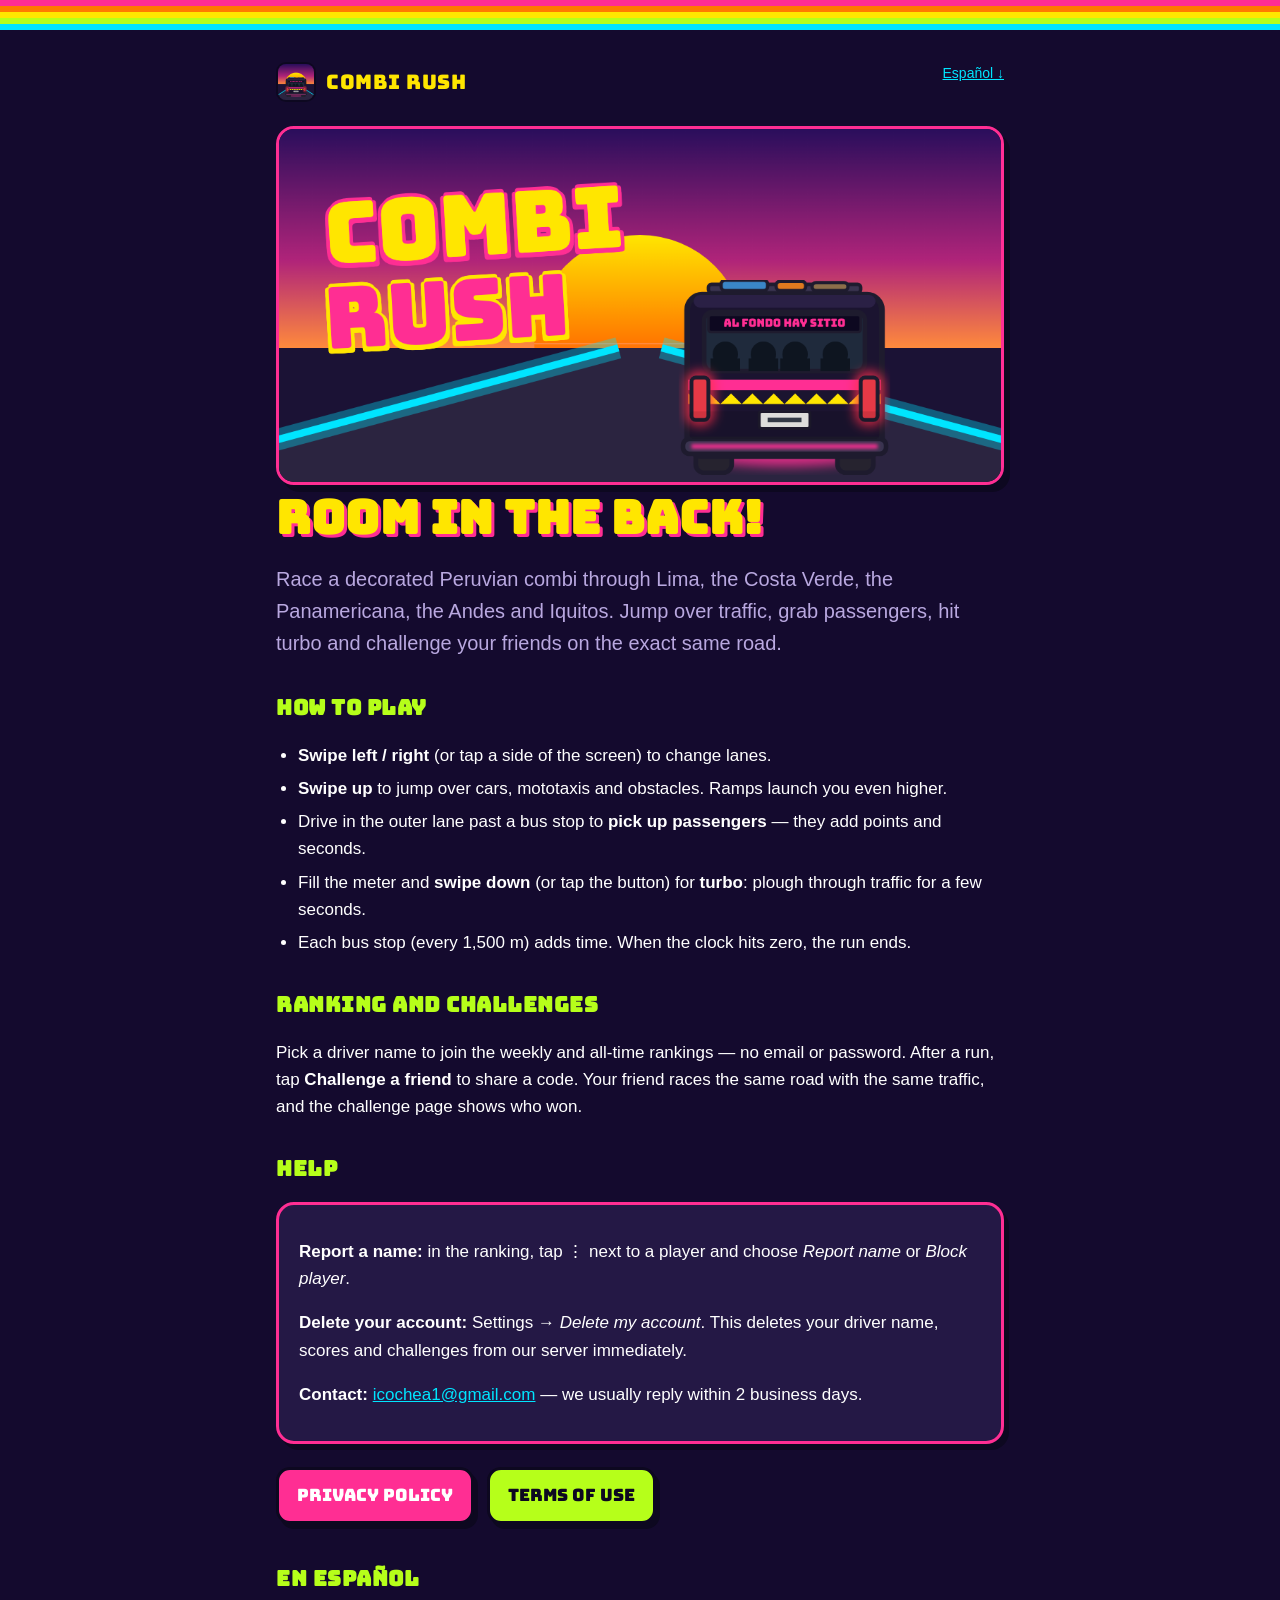
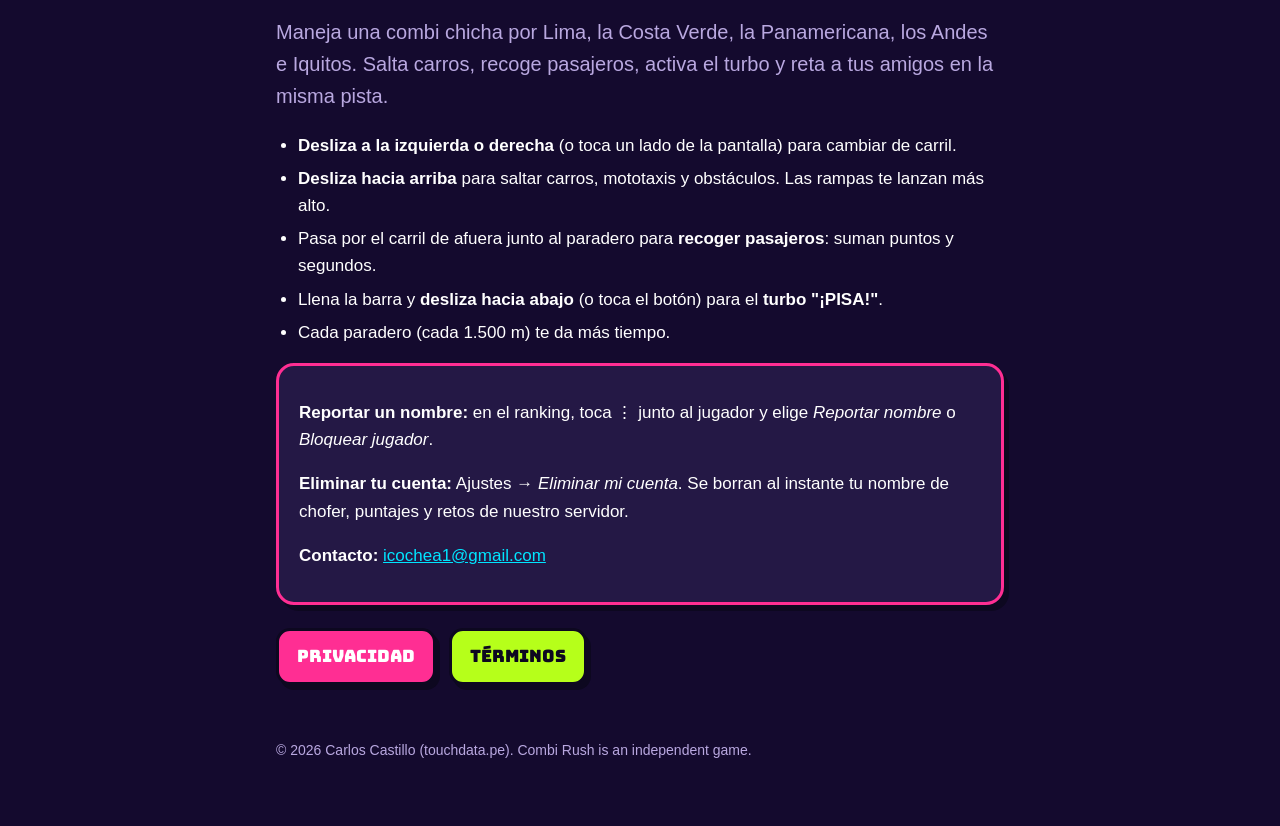
<file: index.html>
<!doctype html>
<html lang="en">
<head>
  <meta charset="utf-8">
  <meta name="viewport" content="width=device-width, initial-scale=1">
  <link rel="icon" href="icon.png">
  <link rel="preconnect" href="https://fonts.googleapis.com">
  <link rel="preconnect" href="https://fonts.gstatic.com" crossorigin>
  <link href="https://fonts.googleapis.com/css2?family=Bungee&display=swap" rel="stylesheet">
  <link rel="stylesheet" href="style.css">
  <title>Combi Rush — Support</title>
  <meta name="description" content="Combi Rush: a neon chicha-style combi racing game set on the roads of Peru.">
</head>
<body>
  <div class="bands"></div>
  <main>
    <a class="brand" href="./"><img src="icon.png" alt="" width="40" height="40"> Combi Rush</a>
    <a class="lang" href="#es">Español ↓</a>
    <img class="hero" src="hero.png" alt="Combi Rush: a neon combi racing down a road at sunset" width="1024" height="500">
    <h1>Room in the back!</h1>
    <p class="lead">Race a decorated Peruvian combi through Lima, the Costa Verde, the Panamericana, the Andes and Iquitos. Jump over traffic, grab passengers, hit turbo and challenge your friends on the exact same road.</p>

    <h2>How to play</h2>
    <ul>
      <li><b>Swipe left / right</b> (or tap a side of the screen) to change lanes.</li>
      <li><b>Swipe up</b> to jump over cars, mototaxis and obstacles. Ramps launch you even higher.</li>
      <li>Drive in the outer lane past a bus stop to <b>pick up passengers</b> — they add points and seconds.</li>
      <li>Fill the meter and <b>swipe down</b> (or tap the button) for <b>turbo</b>: plough through traffic for a few seconds.</li>
      <li>Each bus stop (every 1,500 m) adds time. When the clock hits zero, the run ends.</li>
    </ul>

    <h2>Ranking and challenges</h2>
    <p>Pick a driver name to join the weekly and all-time rankings — no email or password. After a run, tap <b>Challenge a friend</b> to share a code. Your friend races the same road with the same traffic, and the challenge page shows who won.</p>

    <h2 id="help">Help</h2>
    <div class="card">
      <p><b>Report a name:</b> in the ranking, tap ⋮ next to a player and choose <i>Report name</i> or <i>Block player</i>.</p>
      <p><b>Delete your account:</b> Settings → <i>Delete my account</i>. This deletes your driver name, scores and challenges from our server immediately.</p>
      <p><b>Contact:</b> <a href="mailto:icochea1@gmail.com">icochea1@gmail.com</a> — we usually reply within 2 business days.</p>
    </div>
    <p><a class="btn" href="privacy.html">Privacy Policy</a> <a class="btn lime" href="terms.html">Terms of Use</a></p>

    <h2 id="es">En español</h2>
    <p class="lead">Maneja una combi chicha por Lima, la Costa Verde, la Panamericana, los Andes e Iquitos. Salta carros, recoge pasajeros, activa el turbo y reta a tus amigos en la misma pista.</p>
    <ul>
      <li><b>Desliza a la izquierda o derecha</b> (o toca un lado de la pantalla) para cambiar de carril.</li>
      <li><b>Desliza hacia arriba</b> para saltar carros, mototaxis y obstáculos. Las rampas te lanzan más alto.</li>
      <li>Pasa por el carril de afuera junto al paradero para <b>recoger pasajeros</b>: suman puntos y segundos.</li>
      <li>Llena la barra y <b>desliza hacia abajo</b> (o toca el botón) para el <b>turbo "¡PISA!"</b>.</li>
      <li>Cada paradero (cada 1.500 m) te da más tiempo.</li>
    </ul>
    <div class="card">
      <p><b>Reportar un nombre:</b> en el ranking, toca ⋮ junto al jugador y elige <i>Reportar nombre</i> o <i>Bloquear jugador</i>.</p>
      <p><b>Eliminar tu cuenta:</b> Ajustes → <i>Eliminar mi cuenta</i>. Se borran al instante tu nombre de chofer, puntajes y retos de nuestro servidor.</p>
      <p><b>Contacto:</b> <a href="mailto:icochea1@gmail.com">icochea1@gmail.com</a></p>
    </div>
    <p><a class="btn" href="privacy.html">Privacidad</a> <a class="btn lime" href="terms.html">Términos</a></p>
    <footer>© 2026 Carlos Castillo (touchdata.pe). Combi Rush is an independent game.</footer>
  </main>
</body>
</html>
</file>
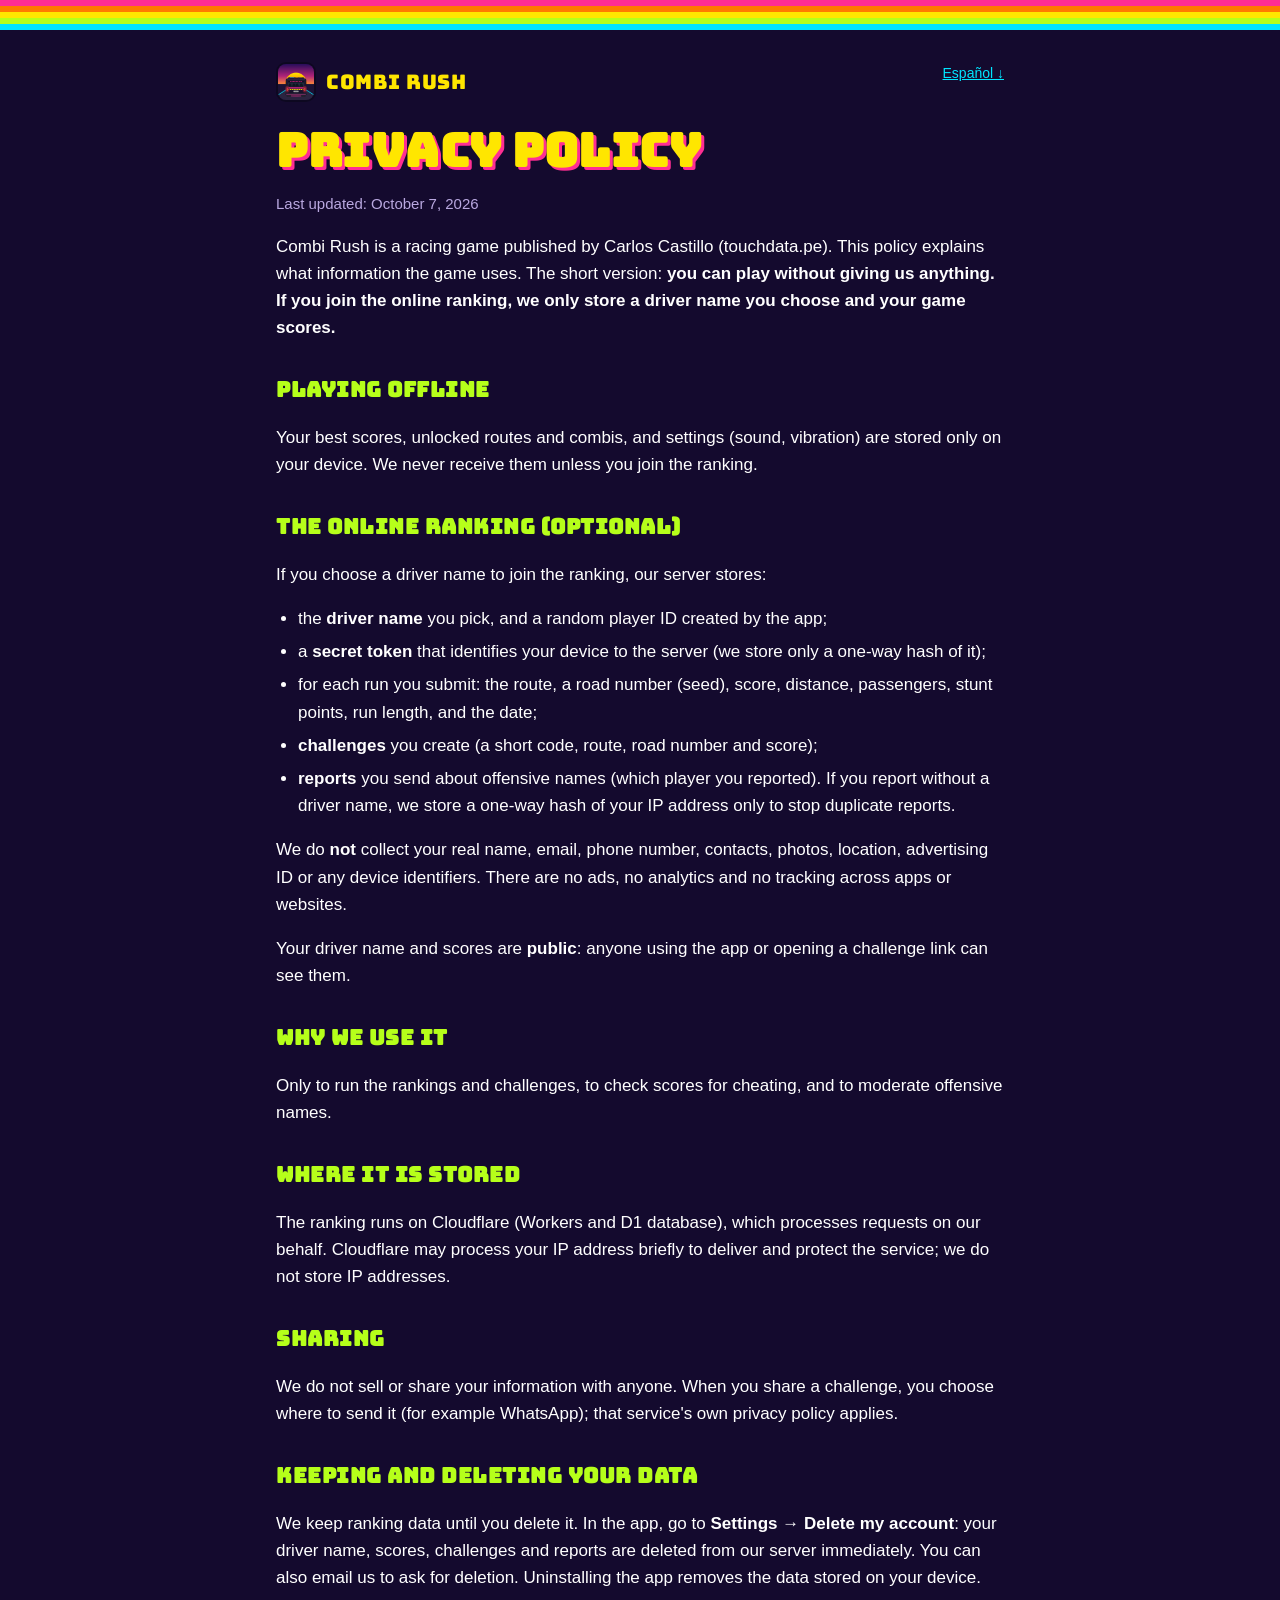
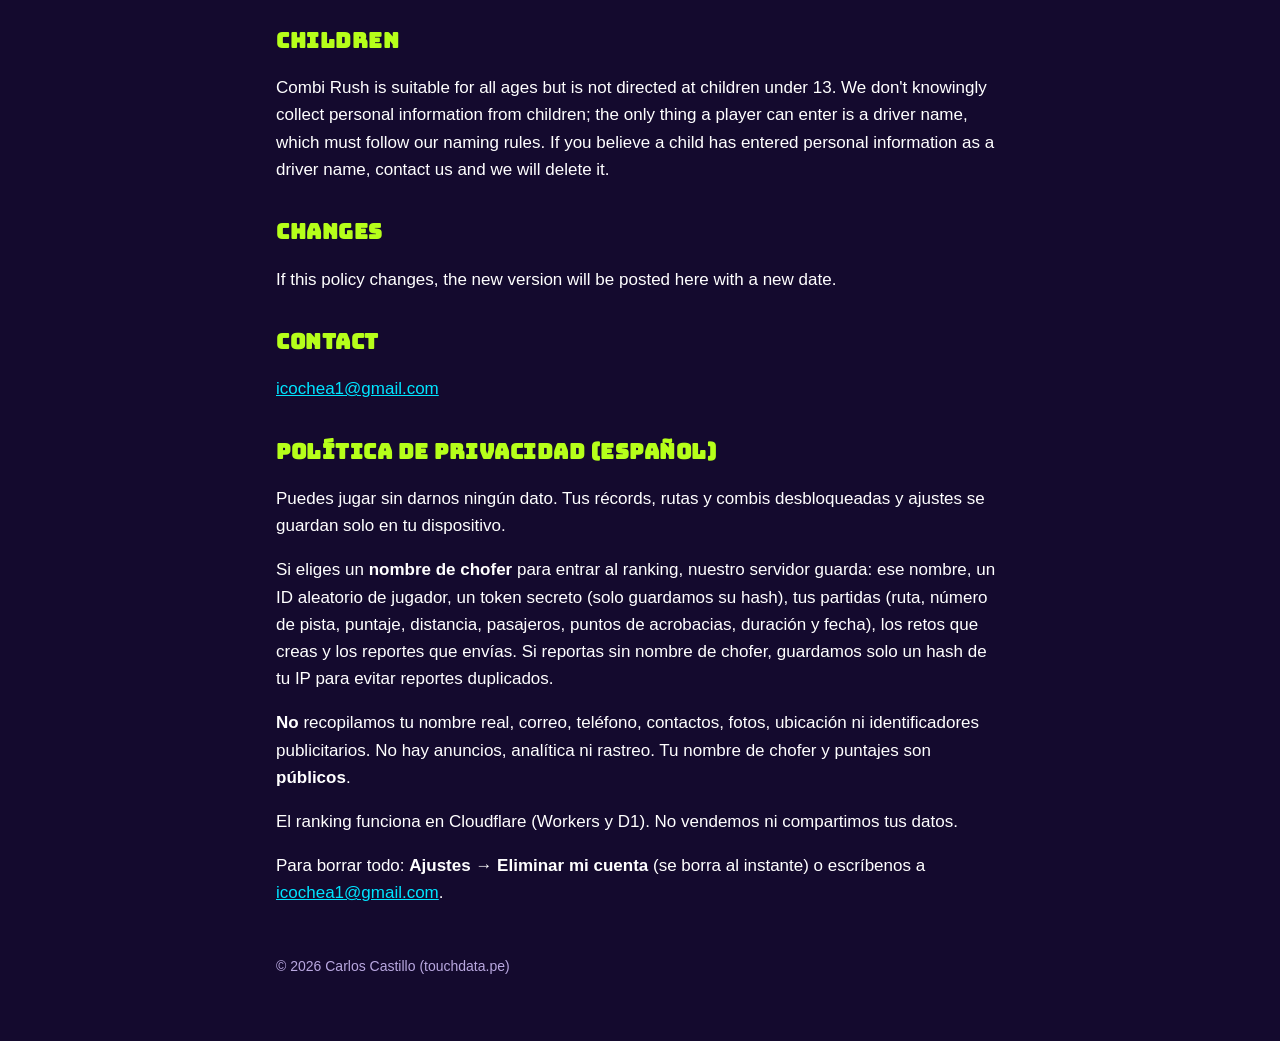
<file: privacy.html>
<!doctype html>
<html lang="en">
<head>
  <meta charset="utf-8">
  <meta name="viewport" content="width=device-width, initial-scale=1">
  <link rel="icon" href="icon.png">
  <link rel="preconnect" href="https://fonts.googleapis.com">
  <link rel="preconnect" href="https://fonts.gstatic.com" crossorigin>
  <link href="https://fonts.googleapis.com/css2?family=Bungee&display=swap" rel="stylesheet">
  <link rel="stylesheet" href="style.css">
  <title>Combi Rush — Privacy Policy</title>
</head>
<body>
  <div class="bands"></div>
  <main>
    <a class="brand" href="./"><img src="icon.png" alt="" width="40" height="40"> Combi Rush</a>
    <a class="lang" href="#es">Español ↓</a>
    <h1>Privacy Policy</h1>
    <p class="muted">Last updated: October 7, 2026</p>
    <p>Combi Rush is a racing game published by Carlos Castillo (touchdata.pe). This policy explains what information the game uses. The short version: <b>you can play without giving us anything. If you join the online ranking, we only store a driver name you choose and your game scores.</b></p>

    <h2>Playing offline</h2>
    <p>Your best scores, unlocked routes and combis, and settings (sound, vibration) are stored only on your device. We never receive them unless you join the ranking.</p>

    <h2>The online ranking (optional)</h2>
    <p>If you choose a driver name to join the ranking, our server stores:</p>
    <ul>
      <li>the <b>driver name</b> you pick, and a random player ID created by the app;</li>
      <li>a <b>secret token</b> that identifies your device to the server (we store only a one-way hash of it);</li>
      <li>for each run you submit: the route, a road number (seed), score, distance, passengers, stunt points, run length, and the date;</li>
      <li><b>challenges</b> you create (a short code, route, road number and score);</li>
      <li><b>reports</b> you send about offensive names (which player you reported). If you report without a driver name, we store a one-way hash of your IP address only to stop duplicate reports.</li>
    </ul>
    <p>We do <b>not</b> collect your real name, email, phone number, contacts, photos, location, advertising ID or any device identifiers. There are no ads, no analytics and no tracking across apps or websites.</p>
    <p>Your driver name and scores are <b>public</b>: anyone using the app or opening a challenge link can see them.</p>

    <h2>Why we use it</h2>
    <p>Only to run the rankings and challenges, to check scores for cheating, and to moderate offensive names.</p>

    <h2>Where it is stored</h2>
    <p>The ranking runs on Cloudflare (Workers and D1 database), which processes requests on our behalf. Cloudflare may process your IP address briefly to deliver and protect the service; we do not store IP addresses.</p>

    <h2>Sharing</h2>
    <p>We do not sell or share your information with anyone. When you share a challenge, you choose where to send it (for example WhatsApp); that service's own privacy policy applies.</p>

    <h2>Keeping and deleting your data</h2>
    <p>We keep ranking data until you delete it. In the app, go to <b>Settings → Delete my account</b>: your driver name, scores, challenges and reports are deleted from our server immediately. You can also email us to ask for deletion. Uninstalling the app removes the data stored on your device.</p>

    <h2>Children</h2>
    <p>Combi Rush is suitable for all ages but is not directed at children under 13. We don't knowingly collect personal information from children; the only thing a player can enter is a driver name, which must follow our naming rules. If you believe a child has entered personal information as a driver name, contact us and we will delete it.</p>

    <h2>Changes</h2>
    <p>If this policy changes, the new version will be posted here with a new date.</p>

    <h2>Contact</h2>
    <p><a href="mailto:icochea1@gmail.com">icochea1@gmail.com</a></p>

    <h2 id="es">Política de privacidad (español)</h2>
    <p>Puedes jugar sin darnos ningún dato. Tus récords, rutas y combis desbloqueadas y ajustes se guardan solo en tu dispositivo.</p>
    <p>Si eliges un <b>nombre de chofer</b> para entrar al ranking, nuestro servidor guarda: ese nombre, un ID aleatorio de jugador, un token secreto (solo guardamos su hash), tus partidas (ruta, número de pista, puntaje, distancia, pasajeros, puntos de acrobacias, duración y fecha), los retos que creas y los reportes que envías. Si reportas sin nombre de chofer, guardamos solo un hash de tu IP para evitar reportes duplicados.</p>
    <p><b>No</b> recopilamos tu nombre real, correo, teléfono, contactos, fotos, ubicación ni identificadores publicitarios. No hay anuncios, analítica ni rastreo. Tu nombre de chofer y puntajes son <b>públicos</b>.</p>
    <p>El ranking funciona en Cloudflare (Workers y D1). No vendemos ni compartimos tus datos.</p>
    <p>Para borrar todo: <b>Ajustes → Eliminar mi cuenta</b> (se borra al instante) o escríbenos a <a href="mailto:icochea1@gmail.com">icochea1@gmail.com</a>.</p>
    <footer>© 2026 Carlos Castillo (touchdata.pe)</footer>
  </main>
</body>
</html>
</file>
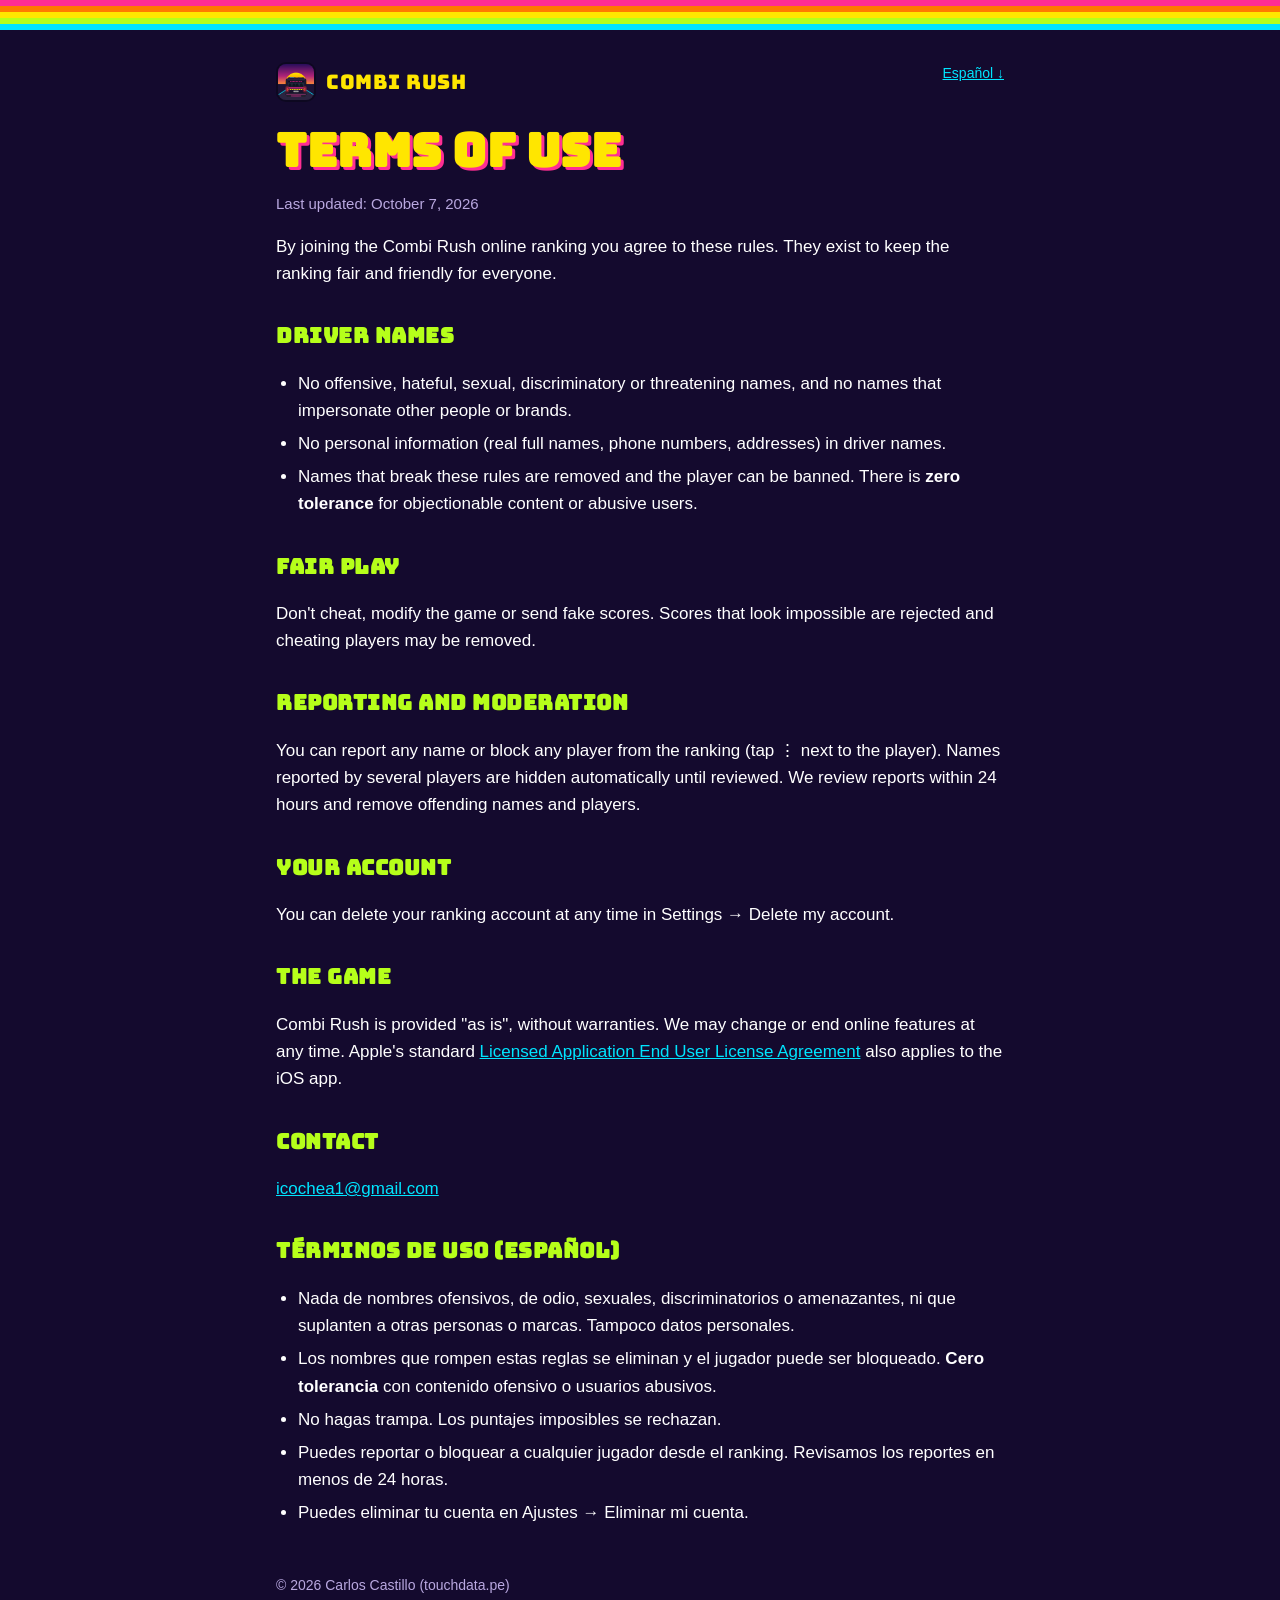
<file: terms.html>
<!doctype html>
<html lang="en">
<head>
  <meta charset="utf-8">
  <meta name="viewport" content="width=device-width, initial-scale=1">
  <link rel="icon" href="icon.png">
  <link rel="preconnect" href="https://fonts.googleapis.com">
  <link rel="preconnect" href="https://fonts.gstatic.com" crossorigin>
  <link href="https://fonts.googleapis.com/css2?family=Bungee&display=swap" rel="stylesheet">
  <link rel="stylesheet" href="style.css">
  <title>Combi Rush — Terms of Use</title>
</head>
<body>
  <div class="bands"></div>
  <main>
    <a class="brand" href="./"><img src="icon.png" alt="" width="40" height="40"> Combi Rush</a>
    <a class="lang" href="#es">Español ↓</a>
    <h1>Terms of Use</h1>
    <p class="muted">Last updated: October 7, 2026</p>
    <p>By joining the Combi Rush online ranking you agree to these rules. They exist to keep the ranking fair and friendly for everyone.</p>
    <h2>Driver names</h2>
    <ul>
      <li>No offensive, hateful, sexual, discriminatory or threatening names, and no names that impersonate other people or brands.</li>
      <li>No personal information (real full names, phone numbers, addresses) in driver names.</li>
      <li>Names that break these rules are removed and the player can be banned. There is <b>zero tolerance</b> for objectionable content or abusive users.</li>
    </ul>
    <h2>Fair play</h2>
    <p>Don't cheat, modify the game or send fake scores. Scores that look impossible are rejected and cheating players may be removed.</p>
    <h2>Reporting and moderation</h2>
    <p>You can report any name or block any player from the ranking (tap ⋮ next to the player). Names reported by several players are hidden automatically until reviewed. We review reports within 24 hours and remove offending names and players.</p>
    <h2>Your account</h2>
    <p>You can delete your ranking account at any time in Settings → Delete my account.</p>
    <h2>The game</h2>
    <p>Combi Rush is provided "as is", without warranties. We may change or end online features at any time. Apple's standard <a href="https://www.apple.com/legal/internet-services/itunes/dev/stdeula/">Licensed Application End User License Agreement</a> also applies to the iOS app.</p>
    <h2>Contact</h2>
    <p><a href="mailto:icochea1@gmail.com">icochea1@gmail.com</a></p>

    <h2 id="es">Términos de uso (español)</h2>
    <ul>
      <li>Nada de nombres ofensivos, de odio, sexuales, discriminatorios o amenazantes, ni que suplanten a otras personas o marcas. Tampoco datos personales.</li>
      <li>Los nombres que rompen estas reglas se eliminan y el jugador puede ser bloqueado. <b>Cero tolerancia</b> con contenido ofensivo o usuarios abusivos.</li>
      <li>No hagas trampa. Los puntajes imposibles se rechazan.</li>
      <li>Puedes reportar o bloquear a cualquier jugador desde el ranking. Revisamos los reportes en menos de 24 horas.</li>
      <li>Puedes eliminar tu cuenta en Ajustes → Eliminar mi cuenta.</li>
    </ul>
    <footer>© 2026 Carlos Castillo (touchdata.pe)</footer>
  </main>
</body>
</html>
</file>
<file: style.css>
:root {
  --night: #140a2e; --panel: #241845; --ink: #0d0820;
  --pink: #ff2e93; --lime: #b6ff1a; --yellow: #ffe600; --cyan: #00e5ff; --orange: #ff7a00;
  --text: #ffffff; --muted: #b9a8e0;
}
* { box-sizing: border-box; }
html { -webkit-text-size-adjust: 100%; }
body {
  margin: 0; background: var(--night); color: var(--text);
  font: 17px/1.6 -apple-system, BlinkMacSystemFont, "Segoe UI", Roboto, sans-serif;
}
.bands { height: 30px; background: linear-gradient(var(--pink) 0 20%, var(--orange) 20% 40%, var(--yellow) 40% 60%, var(--lime) 60% 80%, var(--cyan) 80%); }
main { max-width: 760px; margin: 0 auto; padding: 32px 16px 64px; }
h1, h2, .brand { font-family: "Bungee", Impact, sans-serif; letter-spacing: .5px; }
h1 { color: var(--yellow); font-size: clamp(30px, 7vw, 46px); line-height: 1.1; margin: 0 0 8px; text-shadow: 3px 3px 0 var(--pink); }
h2 { color: var(--lime); font-size: 21px; margin: 32px 0 8px; }
a { color: var(--cyan); }
.brand { display: inline-flex; align-items: center; gap: 10px; color: var(--yellow); text-decoration: none; font-size: 20px; margin-bottom: 24px; }
.brand img { border-radius: 10px; border: 2px solid var(--ink); }
.hero { width: 100%; height: auto; border-radius: 18px; border: 3px solid var(--pink); box-shadow: 6px 7px 0 var(--ink); }
.lead { font-size: 20px; color: var(--muted); }
.card { background: var(--panel); border: 3px solid var(--pink); border-radius: 18px; padding: 16px 20px; box-shadow: 5px 6px 0 var(--ink); margin: 16px 0; }
ul { padding-left: 22px; }
li { margin: 6px 0; }
.muted { color: var(--muted); font-size: 15px; }
.btn { display: inline-block; background: var(--pink); color: #fff; font-family: "Bungee", Impact, sans-serif; text-decoration: none; padding: 12px 18px; border-radius: 14px; border: 3px solid var(--ink); box-shadow: 4px 5px 0 var(--ink); margin: 6px 8px 6px 0; }
.btn.lime { background: var(--lime); color: var(--ink); }
.lang { float: right; font-size: 14px; }
footer { margin-top: 48px; color: var(--muted); font-size: 14px; }
@media (max-width: 480px) { body { font-size: 16px; } .lang { float: none; display: block; margin-bottom: 8px; } }
</file>
